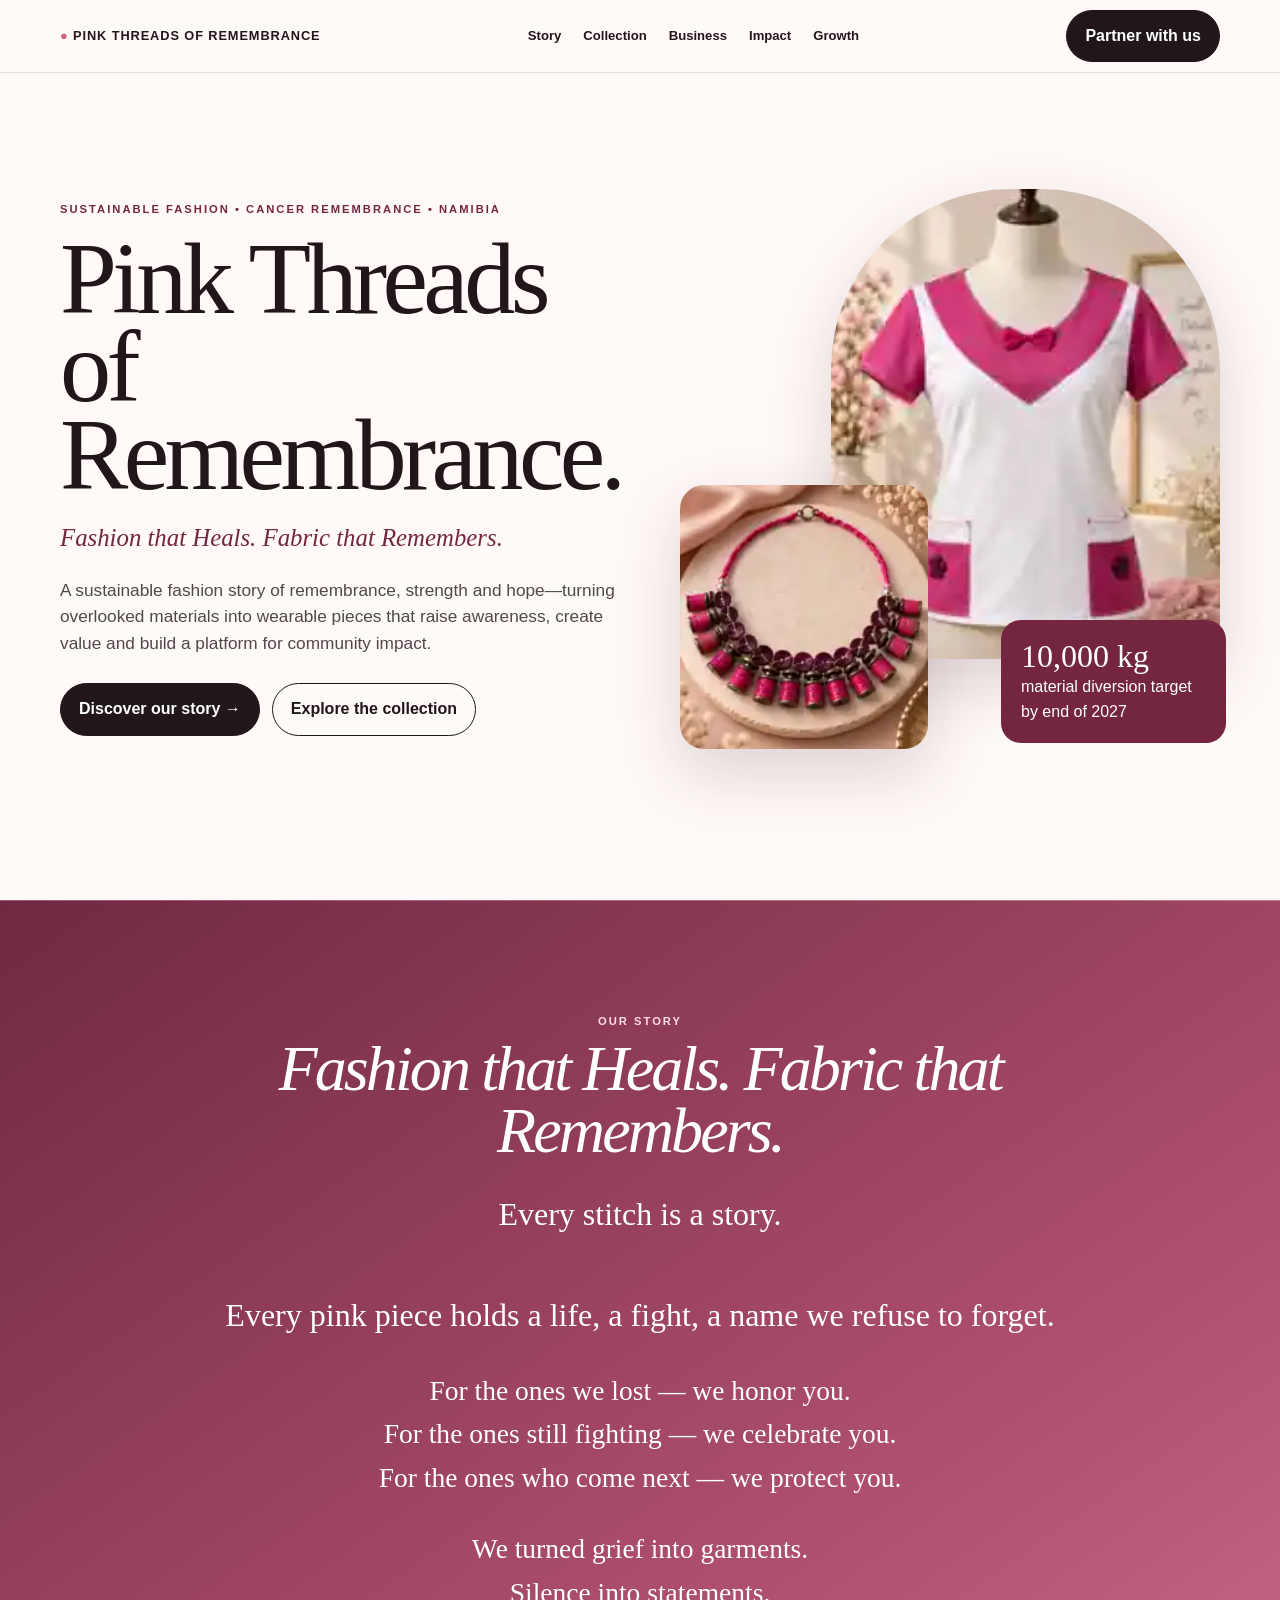
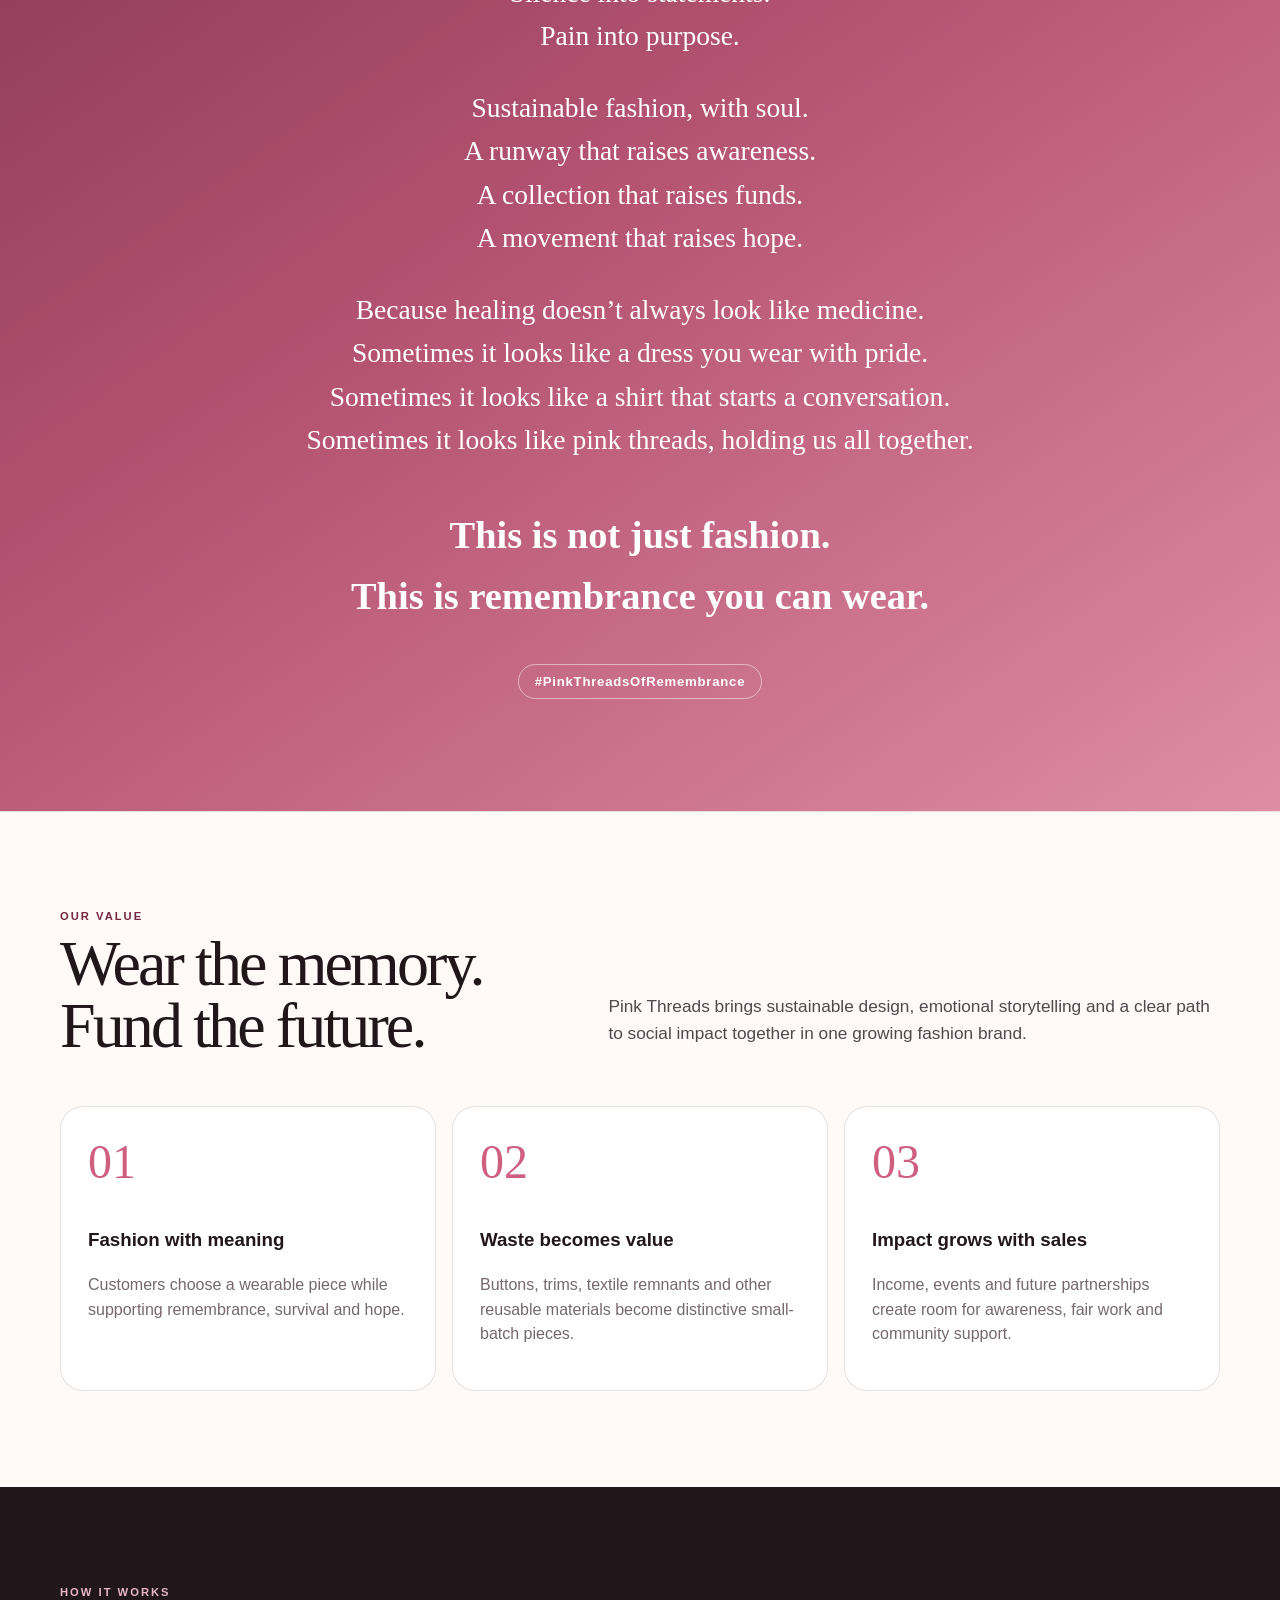
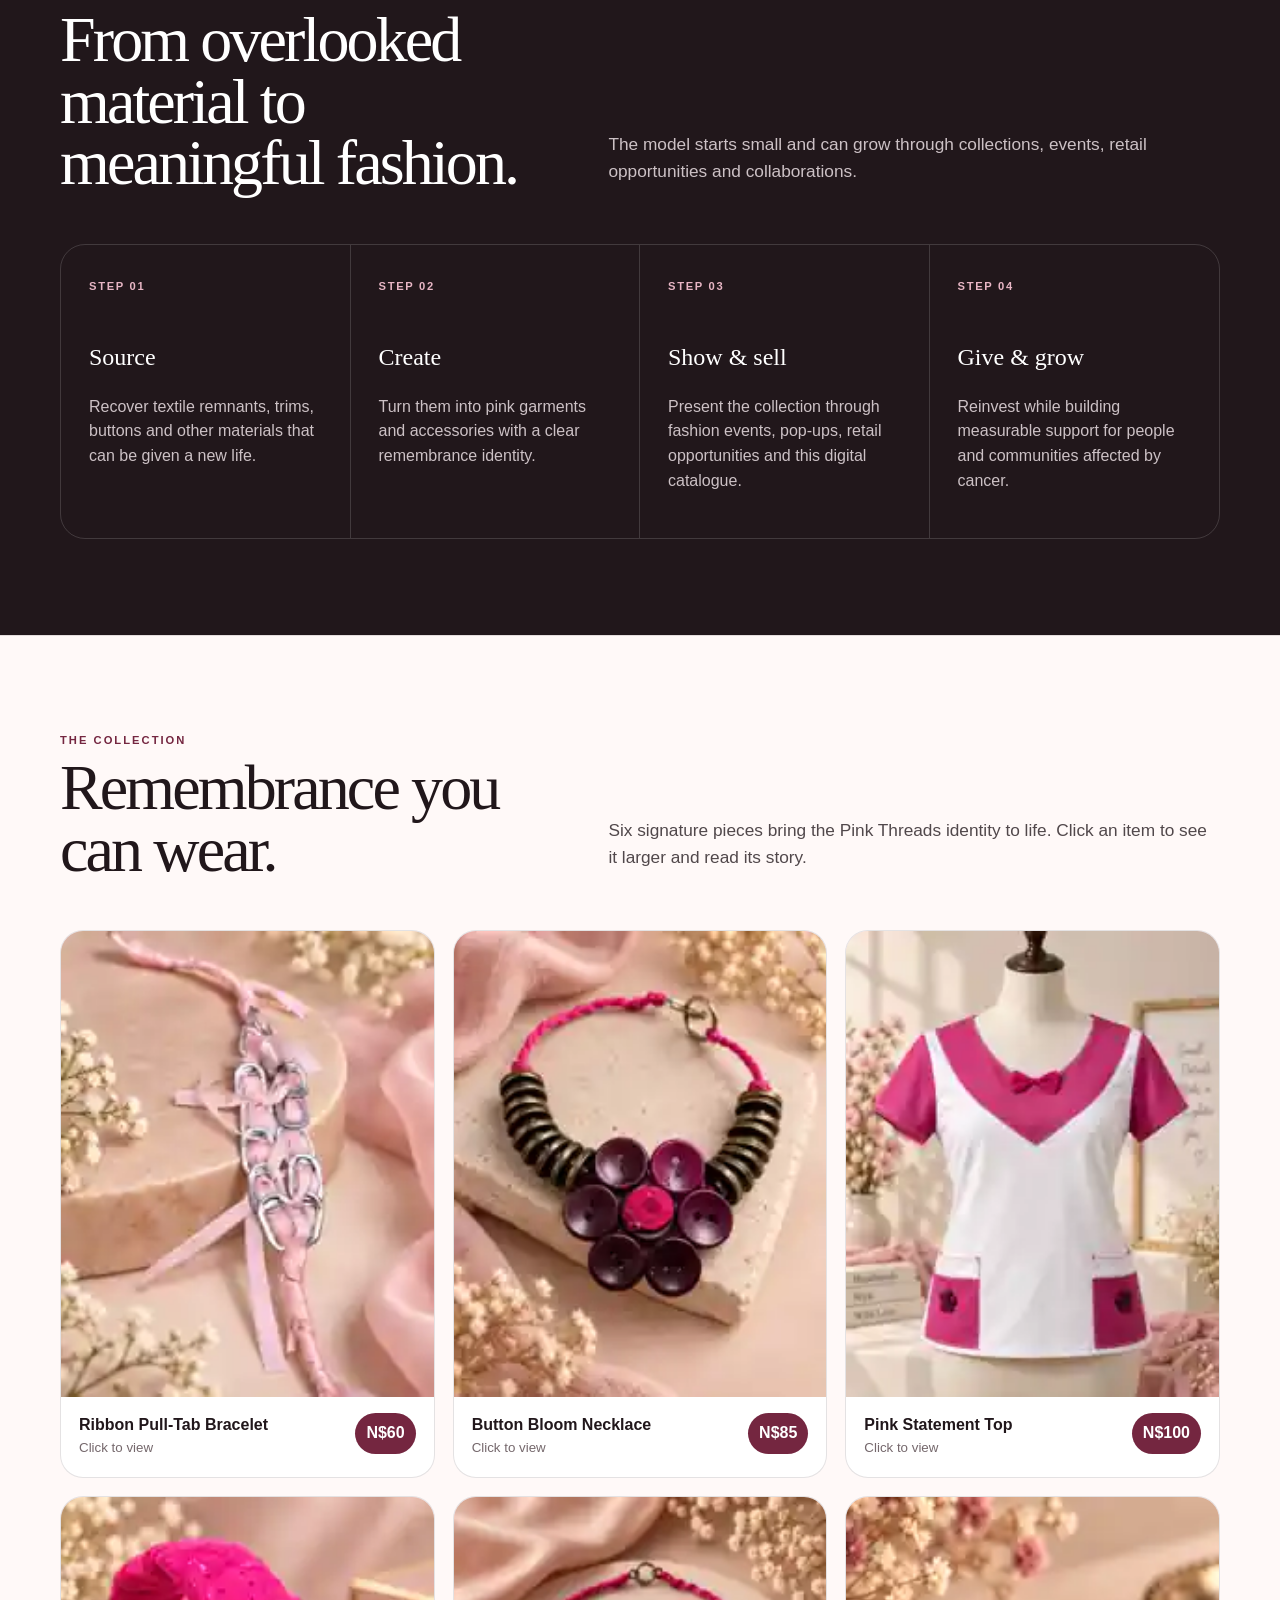
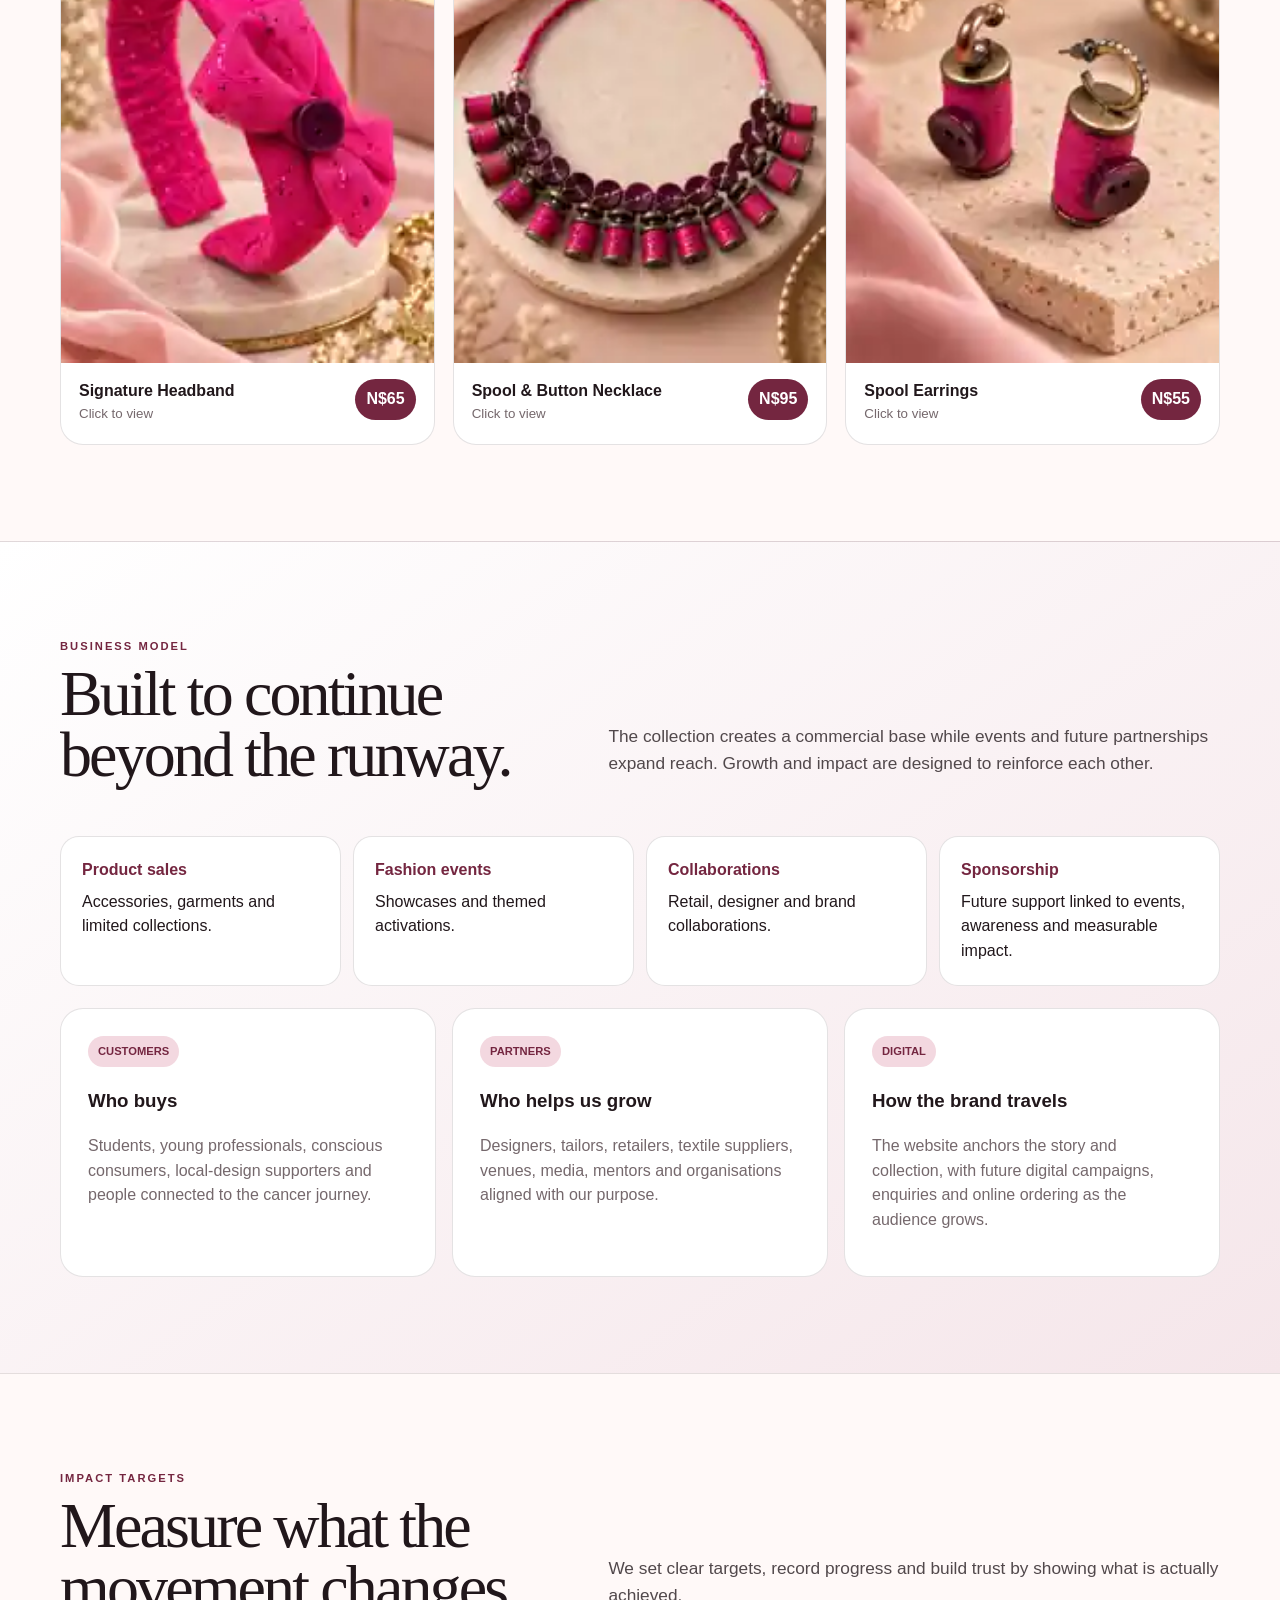
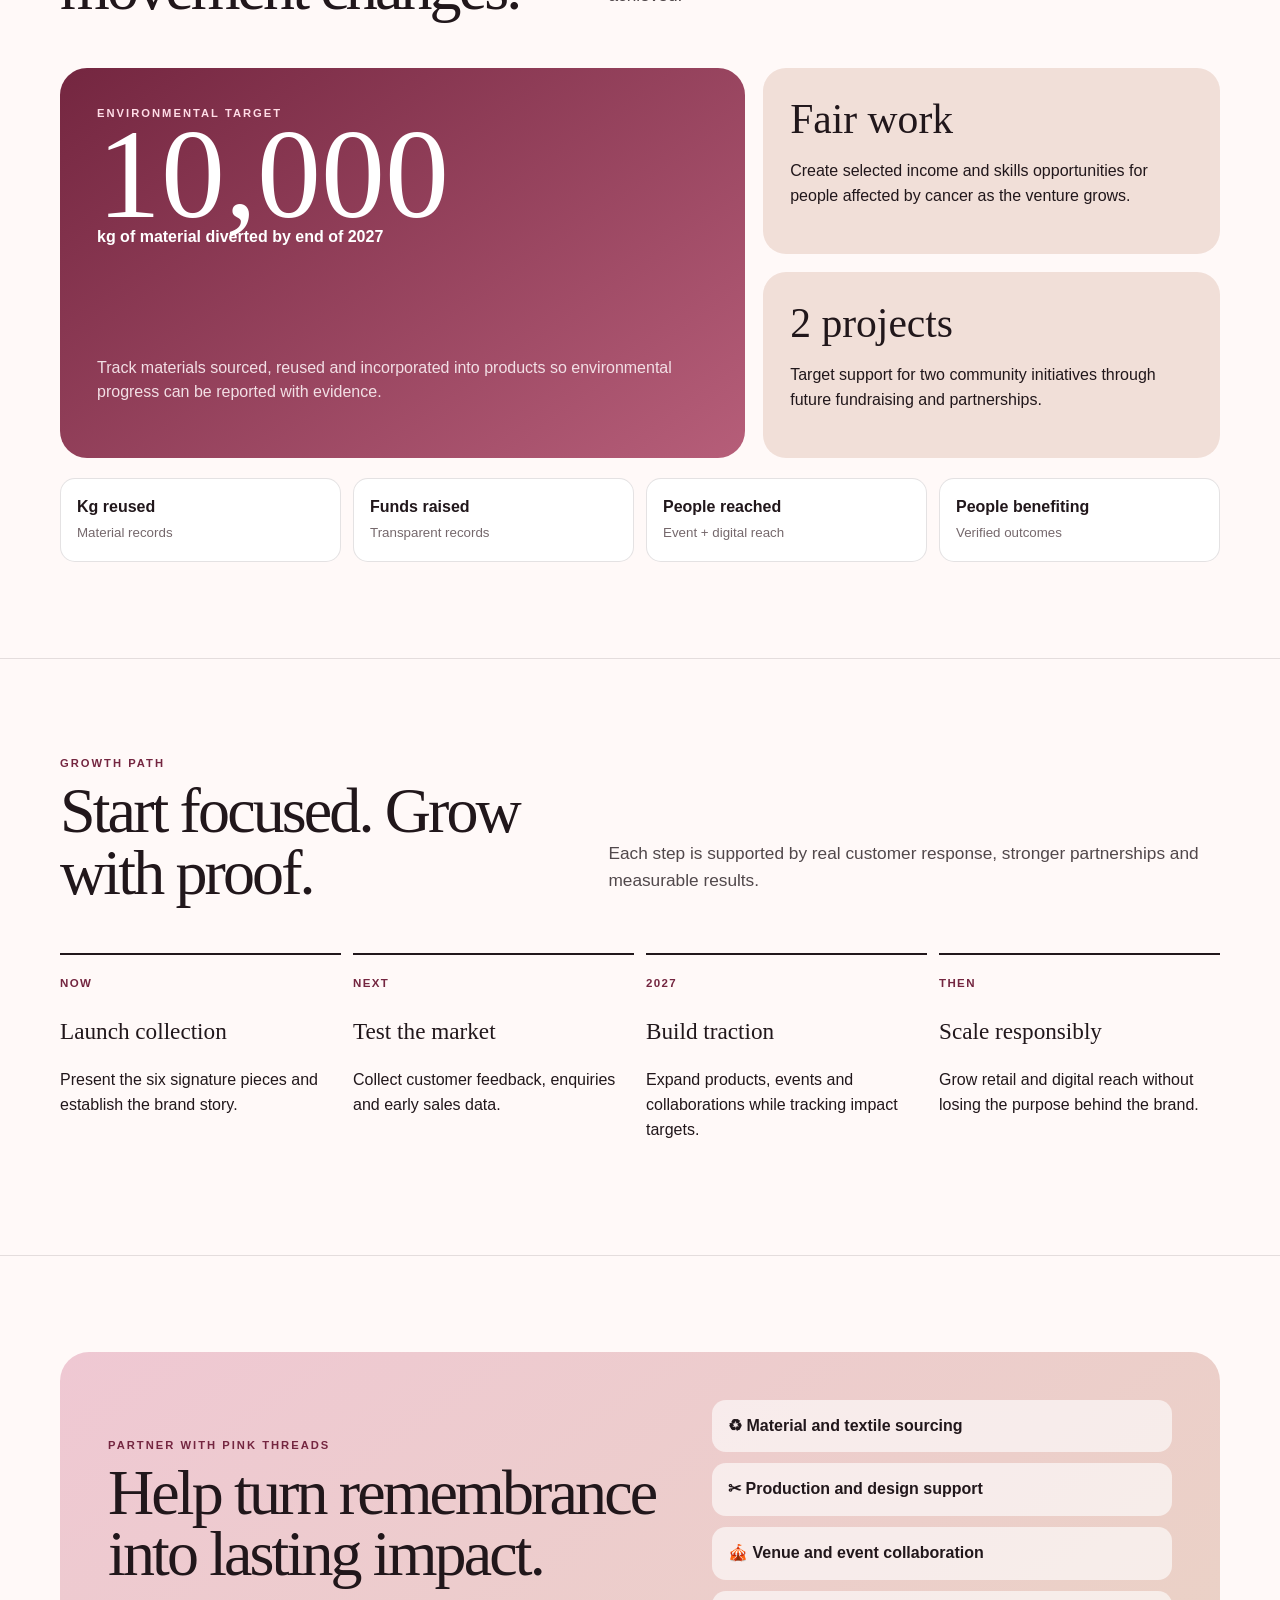
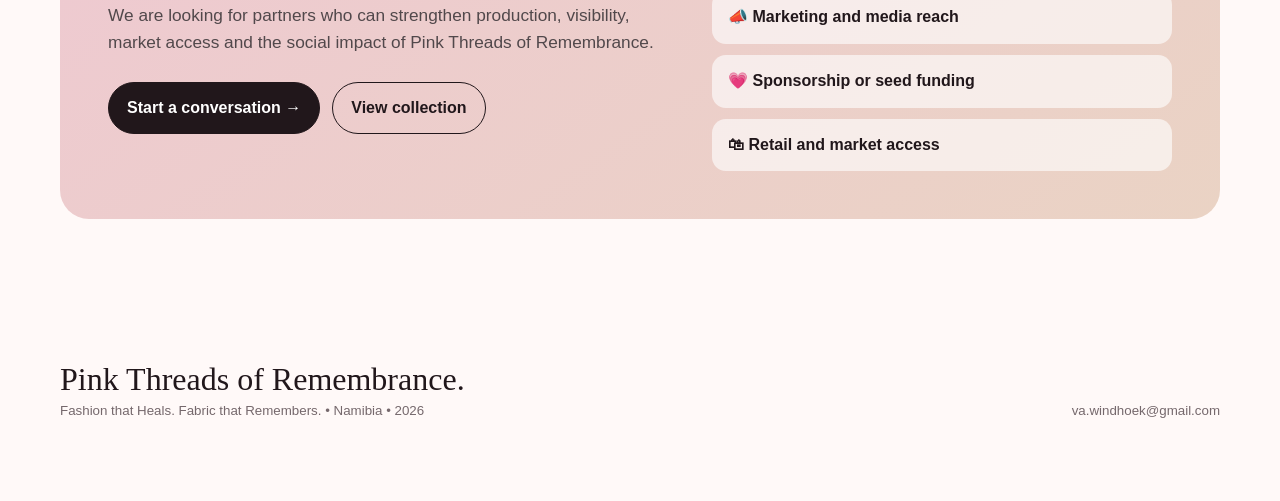
<file: pitch/index.html>
<!doctype html>
<html lang="en">
<head>
<meta charset="utf-8">
<meta name="viewport" content="width=device-width,initial-scale=1">
<meta name="theme-color" content="#742640">
<meta name="description" content="Pink Threads of Remembrance — Fashion that Heals. Fabric that Remembers.">
<title>Pink Threads of Remembrance | Namibia</title>
<style>
:root{--ink:#21171b;--paper:#fff9f8;--pink:#cf5f80;--rose:#f3d8e0;--deep:#742640;--sand:#ead3c4;--muted:#75686c;--line:rgba(33,23,27,.12)}*{box-sizing:border-box}html{scroll-behavior:smooth}body{margin:0;background:var(--paper);color:var(--ink);font:16px/1.55 Arial,Helvetica,sans-serif}a{color:inherit;text-decoration:none}.wrap{width:min(1160px,92vw);margin:auto}nav{position:fixed;z-index:30;inset:0 0 auto;background:rgba(255,249,248,.93);backdrop-filter:blur(14px);border-bottom:1px solid var(--line)}nav .wrap{height:72px;display:flex;align-items:center;justify-content:space-between;gap:20px}.brand{font-size:.8rem;font-weight:900;letter-spacing:.07em}.brand i{color:var(--pink);font-style:normal}.links{display:flex;gap:22px;font-size:.82rem;font-weight:800}.pill,.btn{display:inline-flex;justify-content:center;align-items:center;padding:13px 18px;border:1px solid var(--ink);border-radius:999px;font-weight:900}.pill,.primary{background:var(--ink);color:#fff}section{padding:96px 0;border-top:1px solid var(--line)}.hero{min-height:100vh;padding-top:132px;display:grid;align-items:center}.heroGrid{display:grid;grid-template-columns:1.02fr .98fr;gap:58px;align-items:center}.eyebrow{text-transform:uppercase;letter-spacing:.18em;color:var(--deep);font-size:.7rem;font-weight:900}h1,h2{font-family:Georgia,serif;font-weight:500;letter-spacing:-.045em}h1{font-size:clamp(3.8rem,8vw,7rem);line-height:.86;margin:16px 0 20px}h2{font-size:clamp(2.6rem,5vw,4.6rem);line-height:.96;margin:8px 0}.theme{font:italic 1.55rem Georgia,serif;color:var(--deep)}.lead{font-size:1.08rem;color:#51484b;max-width:680px}.actions{display:flex;gap:12px;flex-wrap:wrap;margin-top:26px}.heroArt{height:560px;position:relative}.heroArt .big,.heroArt .small{position:absolute;overflow:hidden;box-shadow:0 24px 65px rgba(73,31,45,.18)}.heroArt img{width:100%;height:100%;object-fit:cover;display:block}.heroArt .big{right:0;top:0;width:72%;height:84%;border-radius:180px 180px 28px 28px}.heroArt .small{left:0;bottom:0;width:46%;height:47%;border-radius:24px}.target{position:absolute;right:-6px;bottom:6px;background:var(--deep);color:#fff;padding:18px 20px;border-radius:20px;max-width:225px}.target b{display:block;font:500 2rem Georgia,serif}.intro{background:linear-gradient(145deg,#6f2942,#b55373 55%,#de8da5);color:#fff;padding:112px 0}.intro .wrap{max-width:900px;text-align:center}.intro .eyebrow{color:#ffdce6}.intro h2{font-style:italic}.introText{font:500 clamp(1.25rem,2.2vw,1.72rem)/1.58 Georgia,serif}.introText p{margin:28px 0}.introText .opening{font-size:clamp(1.45rem,2.5vw,2rem)}.introText .closing{font-size:clamp(1.8rem,3vw,2.55rem);font-weight:600;margin-top:44px}.hash{display:inline-block;border:1px solid rgba(255,255,255,.5);padding:9px 16px;border-radius:999px;font:900 .82rem Arial,sans-serif;letter-spacing:.06em}.head{display:grid;grid-template-columns:.9fr 1.1fr;gap:48px;align-items:end;margin-bottom:42px}.grid3{display:grid;grid-template-columns:repeat(3,1fr);gap:16px}.card,.tile{background:#fff;border:1px solid var(--line);border-radius:23px;padding:27px}.num{font:500 3rem Georgia,serif;color:var(--pink)}.card h3{margin-top:36px}.card p,.tile p,small{color:var(--muted)}.dark{background:var(--ink);color:#fff}.dark .lead,.dark p{color:#ccc1c5}.process{display:grid;grid-template-columns:repeat(4,1fr);border:1px solid rgba(255,255,255,.15);border-radius:25px;overflow:hidden}.step{padding:28px;min-height:235px;border-right:1px solid rgba(255,255,255,.15)}.step:last-child{border:0}.step>span{font-size:.7rem;letter-spacing:.15em;color:#e8b6c5;font-weight:900}.step h3{font:500 1.5rem Georgia,serif;margin-top:46px}.collection{display:grid;grid-template-columns:repeat(3,1fr);gap:18px}.product{background:#fff;border:1px solid var(--line);border-radius:23px;overflow:hidden;cursor:pointer;transition:.2s;outline:none}.product:hover,.product:focus{transform:translateY(-4px);box-shadow:0 16px 38px rgba(76,36,50,.12)}.product>img{width:100%;aspect-ratio:4/5;object-fit:cover;display:block;background:var(--rose)}.product>div{padding:16px 18px 19px;display:flex;justify-content:space-between;gap:12px;align-items:flex-start}.product span b,.product small{display:block}.product strong{background:var(--deep);color:#fff;border-radius:999px;padding:8px 11px;white-space:nowrap}.business{background:linear-gradient(145deg,#fff,#f5e6ea)}.streams{display:grid;grid-template-columns:repeat(4,1fr);gap:12px}.stream{background:#fff;border:1px solid var(--line);border-radius:19px;padding:21px}.stream b{display:block;color:var(--deep);margin-bottom:7px}.tag{display:inline-block;background:var(--rose);color:var(--deep);font-size:.7rem;font-weight:900;padding:7px 10px;border-radius:999px}.impact{display:grid;grid-template-columns:1.2fr .8fr;gap:18px}.impactMain{background:linear-gradient(145deg,var(--deep),#b65e79);color:#fff;border-radius:27px;padding:37px;min-height:390px;display:flex;flex-direction:column;justify-content:space-between}.impactMain .big{font:500 clamp(5rem,10vw,8rem)/.8 Georgia,serif}.impactMain p{color:#f2dfe5}.stack{display:grid;gap:18px}.impactBox{background:#f1dfd8;border-radius:23px;padding:27px}.impactBox strong{display:block;font:500 2.6rem Georgia,serif}.measure,.road{display:grid;grid-template-columns:repeat(4,1fr);gap:12px;margin-top:20px}.measure div{background:#fff;border:1px solid var(--line);border-radius:15px;padding:16px}.mile{border-top:2px solid var(--ink);padding-top:15px}.mile b{font-size:.72rem;letter-spacing:.12em;color:var(--deep)}.mile h3{font:500 1.45rem Georgia,serif}.ask{background:linear-gradient(145deg,#efc8d3,var(--sand));border-radius:29px;padding:48px;display:grid;grid-template-columns:1.1fr .9fr;gap:42px;align-items:center}.askList{display:grid;gap:11px}.askItem{background:rgba(255,255,255,.62);padding:14px 16px;border-radius:14px;font-weight:800}footer{padding:46px 0 78px}footer .wrap{display:flex;justify-content:space-between;align-items:end;gap:25px}.footerTitle{font:500 2rem Georgia,serif}.modal{position:fixed;z-index:60;inset:0;background:rgba(23,10,15,.68);display:none;align-items:center;justify-content:center;padding:20px}.modal.open{display:flex}.modalBox{width:min(720px,96vw);max-height:90vh;overflow:auto;background:var(--paper);border-radius:25px;padding:27px}.modalTop{display:flex;justify-content:space-between;gap:18px}.close{border:0;background:var(--ink);color:#fff;width:38px;height:38px;border-radius:50%;font-size:1.3rem;cursor:pointer}.modalBox img{width:100%;height:360px;object-fit:cover;border-radius:17px;background:var(--rose);margin:18px 0}.modalPrice{font-weight:900;color:var(--deep);font-size:1.2rem}@media(max-width:900px){.links{display:none}.heroGrid,.head,.impact,.ask{grid-template-columns:1fr}.grid3{grid-template-columns:1fr}.process{grid-template-columns:1fr 1fr}.collection{grid-template-columns:1fr 1fr}.streams,.road,.measure{grid-template-columns:1fr 1fr}}@media(max-width:560px){.heroArt{height:420px}.process,.collection,.streams,.road,.measure{grid-template-columns:1fr}.ask{padding:27px}footer .wrap{display:grid}}
</style>
</head>
<body>
<nav><div class="wrap"><div class="brand"><i>●</i> PINK THREADS OF REMEMBRANCE</div><div class="links"><a href="#story">Story</a><a href="#collection">Collection</a><a href="#business">Business</a><a href="#impact">Impact</a><a href="#growth">Growth</a></div><a class="pill" href="#partner">Partner with us</a></div></nav>
<main>
<section class="hero"><div class="wrap heroGrid"><div><div class="eyebrow">Sustainable fashion • cancer remembrance • Namibia</div><h1>Pink Threads<br>of Remembrance.</h1><p class="theme">Fashion that Heals. Fabric that Remembers.</p><p class="lead">A sustainable fashion story of remembrance, strength and hope—turning overlooked materials into wearable pieces that raise awareness, create value and build a platform for community impact.</p><div class="actions"><a class="btn primary" href="#story">Discover our story →</a><a class="btn" href="#collection">Explore the collection</a></div></div><div class="heroArt"><div class="big"><img src="media/statement-top.svg" alt="Pink statement top"></div><div class="small"><img src="media/spool-necklace.svg" alt="Spool and button necklace"></div><div class="target"><b>10,000 kg</b>material diversion target by end of 2027</div></div></div></section>
<section class="intro" id="story"><div class="wrap"><div class="eyebrow">Our story</div><h2>Fashion that Heals. Fabric that Remembers.</h2><div class="introText"><p class="opening">Every stitch is a story.<br><br>Every pink piece holds a life, a fight, a name we refuse to forget.</p><p>For the ones we lost — we honor you.<br>For the ones still fighting — we celebrate you.<br>For the ones who come next — we protect you.</p><p>We turned grief into garments.<br>Silence into statements.<br>Pain into purpose.</p><p>Sustainable fashion, with soul.<br>A runway that raises awareness.<br>A collection that raises funds.<br>A movement that raises hope.</p><p>Because healing doesn’t always look like medicine.<br>Sometimes it looks like a dress you wear with pride.<br>Sometimes it looks like a shirt that starts a conversation.<br>Sometimes it looks like pink threads, holding us all together.</p><p class="closing">This is not just fashion.<br>This is remembrance you can wear.</p><span class="hash">#PinkThreadsOfRemembrance</span></div></div></section>
<section><div class="wrap"><div class="head"><div><div class="eyebrow">Our value</div><h2>Wear the memory. Fund the future.</h2></div><p class="lead">Pink Threads brings sustainable design, emotional storytelling and a clear path to social impact together in one growing fashion brand.</p></div><div class="grid3"><div class="card"><div class="num">01</div><h3>Fashion with meaning</h3><p>Customers choose a wearable piece while supporting remembrance, survival and hope.</p></div><div class="card"><div class="num">02</div><h3>Waste becomes value</h3><p>Buttons, trims, textile remnants and other reusable materials become distinctive small-batch pieces.</p></div><div class="card"><div class="num">03</div><h3>Impact grows with sales</h3><p>Income, events and future partnerships create room for awareness, fair work and community support.</p></div></div></div></section>
<section class="dark"><div class="wrap"><div class="head"><div><div class="eyebrow" style="color:#e8b6c5">How it works</div><h2>From overlooked material to meaningful fashion.</h2></div><p class="lead">The model starts small and can grow through collections, events, retail opportunities and collaborations.</p></div><div class="process"><div class="step"><span>STEP 01</span><h3>Source</h3><p>Recover textile remnants, trims, buttons and other materials that can be given a new life.</p></div><div class="step"><span>STEP 02</span><h3>Create</h3><p>Turn them into pink garments and accessories with a clear remembrance identity.</p></div><div class="step"><span>STEP 03</span><h3>Show & sell</h3><p>Present the collection through fashion events, pop-ups, retail opportunities and this digital catalogue.</p></div><div class="step"><span>STEP 04</span><h3>Give & grow</h3><p>Reinvest while building measurable support for people and communities affected by cancer.</p></div></div></div></section>
<section id="collection"><div class="wrap"><div class="head"><div><div class="eyebrow">The collection</div><h2>Remembrance you can wear.</h2></div><p class="lead">Six signature pieces bring the Pink Threads identity to life. Click an item to see it larger and read its story.</p></div><div class="collection">
<article class="product" tabindex="0" data-name="Ribbon Pull-Tab Bracelet" data-price="N$60" data-img="media/bracelet.svg" data-desc="Interwoven pull tabs and pink ribbon turn an everyday material into a light statement piece with meaning."><img src="media/bracelet.svg" alt="Ribbon Pull-Tab Bracelet"><div><span><b>Ribbon Pull-Tab Bracelet</b><small>Click to view</small></span><strong>N$60</strong></div></article>
<article class="product" tabindex="0" data-name="Button Bloom Necklace" data-price="N$85" data-img="media/button-necklace.svg" data-desc="A bold button-flower necklace with bronze-tone rings and pink cord, designed around colour and remembrance."><img src="media/button-necklace.svg" alt="Button Bloom Necklace"><div><span><b>Button Bloom Necklace</b><small>Click to view</small></span><strong>N$85</strong></div></article>
<article class="product" tabindex="0" data-name="Pink Statement Top" data-price="N$100" data-img="media/statement-top.svg" data-desc="A pink-and-white statement top with button details, created to spark conversations around strength, hope and awareness."><img src="media/statement-top.svg" alt="Pink Statement Top"><div><span><b>Pink Statement Top</b><small>Click to view</small></span><strong>N$100</strong></div></article>
<article class="product" tabindex="0" data-name="Signature Headband" data-price="N$65" data-img="media/headband.svg" data-desc="A bright pink textured headband with a bow and button centre, bringing a playful finish to the collection."><img src="media/headband.svg" alt="Signature Headband"><div><span><b>Signature Headband</b><small>Click to view</small></span><strong>N$65</strong></div></article>
<article class="product" tabindex="0" data-name="Spool & Button Necklace" data-price="N$95" data-img="media/spool-necklace.svg" data-desc="Thread-spool-inspired elements and buttons come together in a dramatic necklace celebrating making, memory and reuse."><img src="media/spool-necklace.svg" alt="Spool and Button Necklace"><div><span><b>Spool & Button Necklace</b><small>Click to view</small></span><strong>N$95</strong></div></article>
<article class="product" tabindex="0" data-name="Spool Earrings" data-price="N$55" data-img="media/earrings.svg" data-desc="Compact spool-inspired drops with button details, giving the collection an easy-to-wear accessory with strong identity."><img src="media/earrings.svg" alt="Spool Earrings"><div><span><b>Spool Earrings</b><small>Click to view</small></span><strong>N$55</strong></div></article>
</div></div></section>
<section id="business" class="business"><div class="wrap"><div class="head"><div><div class="eyebrow">Business model</div><h2>Built to continue beyond the runway.</h2></div><p class="lead">The collection creates a commercial base while events and future partnerships expand reach. Growth and impact are designed to reinforce each other.</p></div><div class="streams"><div class="stream"><b>Product sales</b>Accessories, garments and limited collections.</div><div class="stream"><b>Fashion events</b>Showcases and themed activations.</div><div class="stream"><b>Collaborations</b>Retail, designer and brand collaborations.</div><div class="stream"><b>Sponsorship</b>Future support linked to events, awareness and measurable impact.</div></div><div class="grid3" style="margin-top:22px"><div class="tile"><span class="tag">CUSTOMERS</span><h3>Who buys</h3><p>Students, young professionals, conscious consumers, local-design supporters and people connected to the cancer journey.</p></div><div class="tile"><span class="tag">PARTNERS</span><h3>Who helps us grow</h3><p>Designers, tailors, retailers, textile suppliers, venues, media, mentors and organisations aligned with our purpose.</p></div><div class="tile"><span class="tag">DIGITAL</span><h3>How the brand travels</h3><p>The website anchors the story and collection, with future digital campaigns, enquiries and online ordering as the audience grows.</p></div></div></div></section>
<section id="impact"><div class="wrap"><div class="head"><div><div class="eyebrow">Impact targets</div><h2>Measure what the movement changes.</h2></div><p class="lead">We set clear targets, record progress and build trust by showing what is actually achieved.</p></div><div class="impact"><div class="impactMain"><div><div class="eyebrow" style="color:#ffdce6">Environmental target</div><div class="big">10,000</div><b>kg of material diverted by end of 2027</b></div><p>Track materials sourced, reused and incorporated into products so environmental progress can be reported with evidence.</p></div><div class="stack"><div class="impactBox"><strong>Fair work</strong><p>Create selected income and skills opportunities for people affected by cancer as the venture grows.</p></div><div class="impactBox"><strong>2 projects</strong><p>Target support for two community initiatives through future fundraising and partnerships.</p></div></div></div><div class="measure"><div><b>Kg reused</b><br><small>Material records</small></div><div><b>Funds raised</b><br><small>Transparent records</small></div><div><b>People reached</b><br><small>Event + digital reach</small></div><div><b>People benefiting</b><br><small>Verified outcomes</small></div></div></div></section>
<section id="growth"><div class="wrap"><div class="head"><div><div class="eyebrow">Growth path</div><h2>Start focused. Grow with proof.</h2></div><p class="lead">Each step is supported by real customer response, stronger partnerships and measurable results.</p></div><div class="road"><div class="mile"><b>NOW</b><h3>Launch collection</h3><p>Present the six signature pieces and establish the brand story.</p></div><div class="mile"><b>NEXT</b><h3>Test the market</h3><p>Collect customer feedback, enquiries and early sales data.</p></div><div class="mile"><b>2027</b><h3>Build traction</h3><p>Expand products, events and collaborations while tracking impact targets.</p></div><div class="mile"><b>THEN</b><h3>Scale responsibly</h3><p>Grow retail and digital reach without losing the purpose behind the brand.</p></div></div></div></section>
<section id="partner"><div class="wrap"><div class="ask"><div><div class="eyebrow">Partner with Pink Threads</div><h2>Help turn remembrance into lasting impact.</h2><p class="lead">We are looking for partners who can strengthen production, visibility, market access and the social impact of Pink Threads of Remembrance.</p><div class="actions"><a class="btn primary" href="mailto:va.windhoek@gmail.com?subject=Pink%20Threads%20of%20Remembrance">Start a conversation →</a><a class="btn" href="#collection">View collection</a></div></div><div class="askList"><div class="askItem">♻ Material and textile sourcing</div><div class="askItem">✂ Production and design support</div><div class="askItem">🎪 Venue and event collaboration</div><div class="askItem">📣 Marketing and media reach</div><div class="askItem">💗 Sponsorship or seed funding</div><div class="askItem">🛍 Retail and market access</div></div></div></div></section>
</main>
<footer><div class="wrap"><div><div class="footerTitle">Pink Threads of Remembrance.</div><small>Fashion that Heals. Fabric that Remembers. • Namibia • 2026</small></div><a href="mailto:va.windhoek@gmail.com"><small>va.windhoek@gmail.com</small></a></div></footer>
<div class="modal" id="modal" aria-hidden="true"><div class="modalBox"><div class="modalTop"><div><div class="eyebrow">Collection piece</div><h2 id="mt" style="font-size:2.5rem"></h2></div><button class="close" id="close" aria-label="Close">×</button></div><img id="mi" alt=""><div class="modalPrice" id="mp"></div><p class="lead" id="md"></p></div></div>
<script>const M=document.getElementById('modal');function openP(e){mt.textContent=e.dataset.name;mi.src=e.dataset.img;mi.alt=e.dataset.name;mp.textContent=e.dataset.price;md.textContent=e.dataset.desc;M.classList.add('open');M.setAttribute('aria-hidden','false')}function closeP(){M.classList.remove('open');M.setAttribute('aria-hidden','true')}document.querySelectorAll('.product').forEach(e=>{e.onclick=()=>openP(e);e.onkeydown=x=>{if(x.key==='Enter'||x.key===' '){x.preventDefault();openP(e)}}});close.onclick=closeP;M.onclick=e=>{if(e.target===M)closeP()};document.onkeydown=e=>{if(e.key==='Escape')closeP()};</script>
</body></html>
</file>
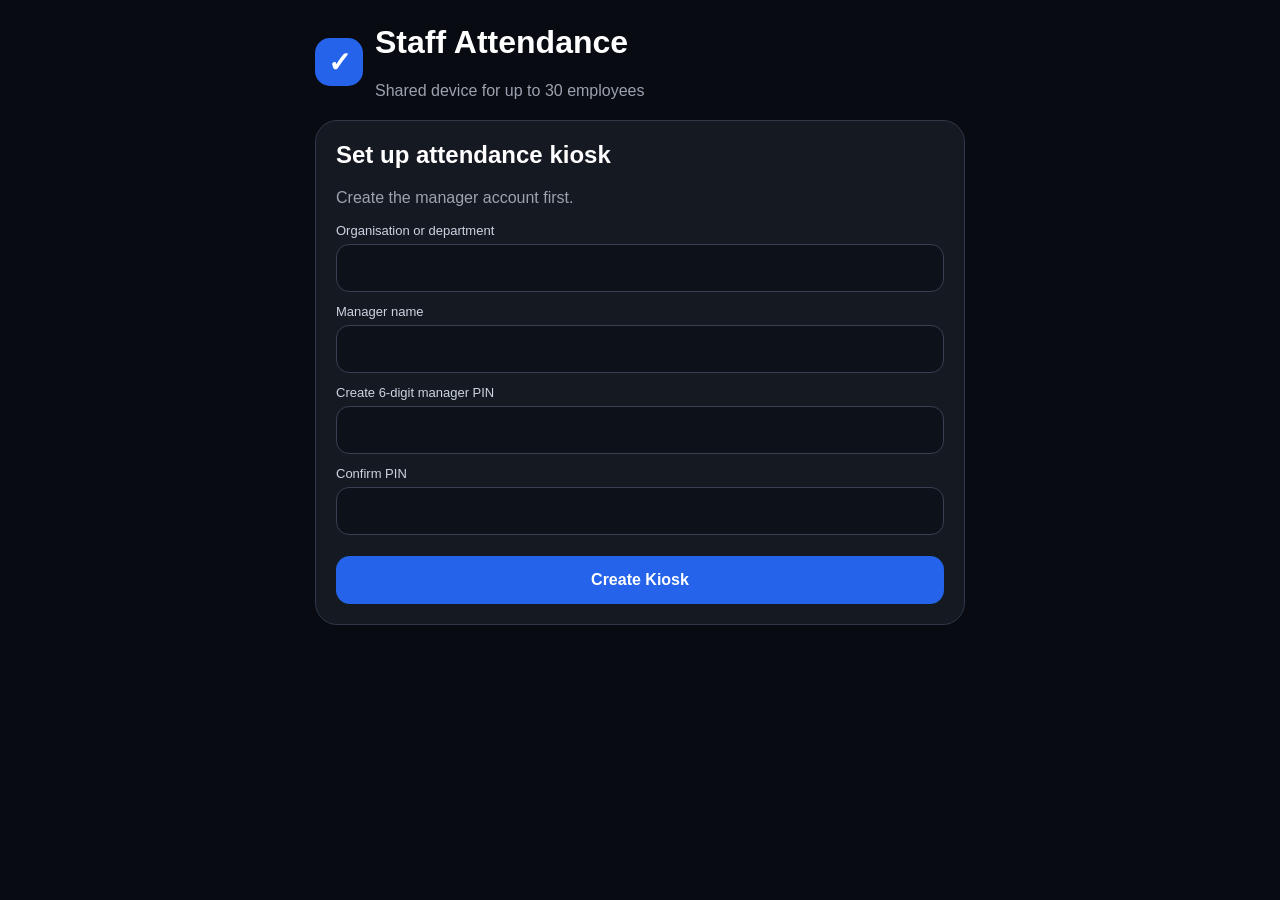
<file: kiosk-v5.html>
<!doctype html><html><head><meta charset="utf-8"><meta name="viewport" content="width=device-width,initial-scale=1,viewport-fit=cover,user-scalable=no"><meta name="theme-color" content="#111827"><title>Staff Attendance Kiosk</title><style>*{box-sizing:border-box}body{margin:0;background:#080b12;color:#fff;font-family:Arial,sans-serif;padding:16px}.app{max-width:650px;margin:auto}.brand{display:flex;gap:12px;align-items:center;margin:8px 0 20px}.logo{width:48px;height:48px;border-radius:15px;background:#2563eb;display:grid;place-items:center;font-size:28px;font-weight:bold}h1,h2,h3,p{margin-top:0}.muted{color:#9ca3af}.card{background:#151922;border:1px solid #303847;border-radius:22px;padding:20px;margin-bottom:14px}.hidden{display:none!important}.field{margin:12px 0}.field label{display:block;font-size:13px;color:#cbd5e1;margin-bottom:6px}.field input,.field select{width:100%;padding:14px;border-radius:13px;border:1px solid #374151;background:#0d1119;color:#fff;font-size:16px}.btn{width:100%;border:0;border-radius:14px;padding:15px;font-size:16px;font-weight:bold;margin-top:9px}.primary{background:#2563eb;color:#fff}.success{background:#16a34a;color:#fff}.danger{background:#dc2626;color:#fff}.secondary{background:#293140;color:#fff}.ghost{background:transparent;color:#fff;border:1px solid #4b5563}.register{background:#172554;color:#bfdbfe;border:1px solid #3b82f6}.pin{text-align:center;letter-spacing:10px;font-size:21px}.clock{text-align:center;font-size:46px;font-weight:bold}.date{text-align:center;color:#9ca3af;margin:5px 0 18px}.grid{display:grid;grid-template-columns:repeat(2,1fr);gap:10px}.emp{background:#0f141d;border:1px solid #303847;color:#fff;border-radius:17px;padding:14px;text-align:left}.avatar{width:43px;height:43px;border-radius:50%;background:#1d4ed8;display:grid;place-items:center;font-weight:bold;margin-bottom:8px}.name{font-weight:bold}.small{font-size:12px;color:#9ca3af;margin-top:3px}.status{font-size:12px;color:#86efac;margin-top:7px}.out{color:#9ca3af}.row{display:flex;justify-content:space-between;gap:10px;align-items:center;padding:12px 0;border-bottom:1px solid #303847}.row:last-child{border-bottom:0}.tabs{display:grid;grid-template-columns:repeat(3,1fr);gap:6px;background:#0d1119;border-radius:14px;padding:5px;margin:12px 0}.tabs button{border:0;background:transparent;color:#9ca3af;padding:10px 4px;border-radius:10px;font-weight:bold}.tabs button.active{background:#263043;color:#fff}.modal{position:fixed;inset:0;background:#000c;display:grid;place-items:center;padding:15px;z-index:20}.modalbox{width:min(100%,450px);background:#151922;border:1px solid #374151;border-radius:23px;padding:20px;max-height:92vh;overflow:auto}.keypad{display:grid;grid-template-columns:repeat(3,1fr);gap:8px;margin:14px 0}.key{border:0;background:#252d3b;color:#fff;border-radius:13px;padding:16px;font-size:20px;font-weight:bold}.dots{text-align:center;font-size:22px;letter-spacing:6px;margin:18px 0}.notice{padding:11px;border-radius:12px;background:#3b1717;color:#fecaca;margin:10px 0;font-size:13px}.ok{background:#15351f;color:#bbf7d0}.summary{display:grid;grid-template-columns:1fr 1fr;gap:9px}.stat{background:#0d121b;border-radius:14px;padding:13px}.stat b{display:block;font-size:22px;margin-top:4px}.inline{display:grid;grid-template-columns:1fr 1fr;gap:10px}.mini{width:auto;padding:8px 10px;margin:0;font-size:12px}.empty{text-align:center;color:#9ca3af;padding:25px 5px}@media(max-width:430px){.inline{grid-template-columns:1fr}.grid{grid-template-columns:1fr 1fr}}</style></head><body><div class="app"><div class="brand"><div class="logo">✓</div><div><h1 id="brand">Staff Attendance</h1><div class="muted">Shared device for up to 30 employees</div></div></div><section id="setup" class="card hidden"><h2>Set up attendance kiosk</h2><p class="muted">Create the manager account first.</p><div class="field"><label>Organisation or department</label><input id="org"></div><div class="field"><label>Manager name</label><input id="manager"></div><div class="field"><label>Create 6-digit manager PIN</label><input id="mpin" class="pin" inputmode="numeric" maxlength="6" type="password"></div><div class="field"><label>Confirm PIN</label><input id="mpin2" class="pin" inputmode="numeric" maxlength="6" type="password"></div><div id="setupmsg"></div><button class="btn primary" onclick="createKiosk()">Create Kiosk</button></section><main id="kiosk" class="hidden"><div class="card"><div id="clock" class="clock">--:--</div><div id="date" class="date"></div><div class="field"><label>Select your name</label><input id="search" placeholder="Search name or employee number" oninput="renderEmployees()"></div><div id="employeeGrid" class="grid"></div><div id="empty" class="empty hidden">No employees registered yet.</div></div><button class="btn register" onclick="openAdmin(true)">＋ Register / Manage Employees</button><button class="btn ghost" onclick="openAdmin(false)">Manager Dashboard</button><div class="card"><h2>Today's activity</h2><div id="today"></div></div></main><section id="admin" class="hidden"><div class="card"><div class="row"><div><h2 id="adminOrg" style="margin:0">Administration</h2><div id="adminManager" class="small"></div></div><button class="btn ghost mini" onclick="exitAdmin()">Exit</button></div><div class="tabs"><button id="tEmployees" onclick="showTab('employees')">Employees</button><button id="tDashboard" onclick="showTab('dashboard')">Dashboard</button><button id="tReports" onclick="showTab('reports')">Reports</button></div><div id="pEmployees" class="hidden"><h3>Employee Register <span id="limit" class="small"></span></h3><div class="inline"><div class="field"><label>Full name</label><input id="ename"></div><div class="field"><label>Employee number</label><input id="ecode"></div></div><div class="field"><label>Employee 6-digit PIN</label><input id="epin" class="pin" inputmode="numeric" maxlength="6" type="password"></div><div id="emsg"></div><button class="btn primary" onclick="addEmployee()">Add Employee</button><div id="elist"></div></div><div id="pDashboard" class="hidden"><div class="summary"><div class="stat"><span class="small">Employees</span><b id="sEmp">0</b></div><div class="stat"><span class="small">Clocked in</span><b id="sIn">0</b></div><div class="stat"><span class="small">Punches today</span><b id="sToday">0</b></div><div class="stat"><span class="small">Hours this week</span><b id="sHours">0h</b></div></div><h3 style="margin-top:16px">Currently clocked in</h3><div id="inside"></div></div><div id="pReports" class="hidden"><div class="inline"><div class="field"><label>Employee</label><select id="rEmp" onchange="renderReports()"></select></div><div class="field"><label>Period</label><select id="rPeriod" onchange="renderReports()"><option value="today">Today</option><option value="week" selected>This week</option><option value="all">All records</option></select></div></div><div class="summary"><div class="stat"><span class="small">Total hours</span><b id="rHours">0h</b></div><div class="stat"><span class="small">Punches</span><b id="rPunches">0</b></div></div><div id="rRows"></div><button class="btn secondary" onclick="exportCsv()">Export CSV</button><button class="btn ghost" onclick="backup()">Download Backup</button></div></div></section></div><div id="loginModal" class="modal hidden"><div class="modalbox"><h2>Manager Access</h2><div class="field"><label>Manager PIN</label><input id="loginPin" class="pin" inputmode="numeric" maxlength="6" type="password"></div><div id="loginmsg"></div><button class="btn primary" onclick="managerLogin()">Continue</button><button class="btn ghost" onclick="closeLogin()">Cancel</button></div></div><div id="punchModal" class="modal hidden"><div class="modalbox"><div style="text-align:center"><div id="pAvatar" class="avatar" style="margin:0 auto 8px">A</div><h2 id="pName"></h2><div id="pCode" class="muted"></div><div id="pState" class="small"></div></div><div id="dots" class="dots">○ ○ ○ ○ ○ ○</div><div id="pmsg"></div><div class="keypad"><button class="key" onclick="key('1')">1</button><button class="key" onclick="key('2')">2</button><button class="key" onclick="key('3')">3</button><button class="key" onclick="key('4')">4</button><button class="key" onclick="key('5')">5</button><button class="key" onclick="key('6')">6</button><button class="key" onclick="key('7')">7</button><button class="key" onclick="key('8')">8</button><button class="key" onclick="key('9')">9</button><button class="key" onclick="key('c')">C</button><button class="key" onclick="key('0')">0</button><button class="key" onclick="key('b')">⌫</button></div><button id="pBtn" class="btn success" onclick="confirmPunch()" disabled>Clock In</button><button class="btn ghost" onclick="closePunch()">Cancel</button></div></div><script>const K={c:'v5cfg',e:'v5emp',p:'v5punch'},$=x=>document.getElementById(x);let target='employees',sel=null,entered='';const load=(k,d)=>{try{return JSON.parse(localStorage.getItem(k))??d}catch{return d}},save=(k,v)=>localStorage.setItem(k,JSON.stringify(v));const cfg=()=>load(K.c,null),emps=()=>load(K.e,[]),punches=()=>load(K.p,[]),active=()=>emps().filter(e=>e.active!==false);function uid(){return crypto.randomUUID?.()||Date.now()+'-'+Math.random()}function bytes(){const a=new Uint8Array(16);crypto.getRandomValues(a);return a}function b64(a){return btoa(String.fromCharCode(...a))}async function hp(p,s){return b64(new Uint8Array(await crypto.subtle.digest('SHA-256',new TextEncoder().encode(s+':'+p))))}function esc(s=''){return String(s).replace(/[&<>']/g,c=>({'&':'&amp;','<':'&lt;','>':'&gt;',"'":'&#39;'}[c]))}function msg(id,t,ok=false){$(id).innerHTML=t?'<div class="notice '+(ok?'ok':'')+'>'+esc(t)+'</div>':''}function initials(n){return n.split(/\s+/).filter(Boolean).slice(0,2).map(x=>x[0]).join('').toUpperCase()}function ep(id){return punches().filter(p=>p.employeeId===id).sort((a,b)=>new Date(b.time)-new Date(a.time))}function state(id){return ep(id)[0]?.type==='IN'?'IN':'OUT'}function dayStart(){const d=new Date();d.setHours(0,0,0,0);return d}function weekStart(){const d=dayStart(),n=(d.getDay()+6)%7;d.setDate(d.getDate()-n);return d}function filt(period,id='all'){let a=punches();if(id!=='all')a=a.filter(p=>p.employeeId===id);if(period==='today')a=a.filter(p=>new Date(p.time)>=dayStart());if(period==='week')a=a.filter(p=>new Date(p.time)>=weekStart());return a.sort((x,y)=>new Date(y.time)-new Date(x.time))}function dur(a){let ms=0,s=null;[...a].sort((x,y)=>new Date(x.time)-new Date(y.time)).forEach(p=>{if(p.type==='IN')s=new Date(p.time);else if(s){ms+=new Date(p.time)-s;s=null}});return ms}function fmt(ms){const m=Math.floor(ms/60000);return Math.floor(m/60)+'h '+String(m%60).padStart(2,'0')+'m'}function tick(){const d=new Date();$('clock').textContent=d.toLocaleTimeString([],{hour:'2-digit',minute:'2-digit'});$('date').textContent=d.toLocaleDateString([],{weekday:'long',day:'numeric',month:'long',year:'numeric'})}function boot(){tick();setInterval(tick,1000);cfg()?openKiosk():$('setup').classList.remove('hidden')}async function createKiosk(){const o=$('org').value.trim(),m=$('manager').value.trim(),p=$('mpin').value,p2=$('mpin2').value;if(!o||!m)return msg('setupmsg','Enter organisation and manager name.');if(!/^\d{6}$/.test(p)||p!==p2)return msg('setupmsg','Use matching six-digit PINs.');const s=b64(bytes()),h=await hp(p,s);save(K.c,{org:o,manager:m,salt:s,hash:h});save(K.e,[]);save(K.p,[]);$('setup').classList.add('hidden');openKiosk()}function openKiosk(){$('admin').classList.add('hidden');$('kiosk').classList.remove('hidden');$('brand').textContent=cfg().org;renderEmployees();renderToday()}function renderEmployees(){const q=$('search').value.toLowerCase(),list=active().filter(e=>(e.name+' '+e.code).toLowerCase().includes(q));$('empty').classList.toggle('hidden',active().length>0);$('employeeGrid').innerHTML=list.map(e=>'<button class="emp" onclick="openPunch(\''+e.id+'\')"><div class="avatar">'+esc(initials(e.name))+'</div><div class="name">'+esc(e.name)+'</div><div class="small">'+esc(e.code)+'</div><div class="status '+(state(e.id)==='OUT'?'out':'')+'">'+(state(e.id)==='IN'?'● Clocked in':'○ Not clocked in')+'</div></button>').join('')}function renderToday(){const es=emps(),a=filt('today');$('today').innerHTML=a.length?a.map(p=>{const e=es.find(x=>x.id===p.employeeId),d=new Date(p.time);return '<div class="row"><div><b>'+esc(e?.name||'Unknown')+'</b><div class="small">'+p.type+'</div></div><b>'+d.toLocaleTimeString([],{hour:'2-digit',minute:'2-digit'})+'</b></div>'}).join(''):'<div class="empty">No attendance today.</div>'}function openAdmin(reg){target=reg?'employees':'dashboard';$('loginPin').value='';msg('loginmsg','');$('loginModal').classList.remove('hidden')}function closeLogin(){$('loginModal').classList.add('hidden')}async function managerLogin(){const c=cfg();if(await hp($('loginPin').value,c.salt)!==c.hash)return msg('loginmsg','Incorrect manager PIN.');closeLogin();$('kiosk').classList.add('hidden');$('admin').classList.remove('hidden');$('adminOrg').textContent=c.org;$('adminManager').textContent='Manager: '+c.manager;showTab(target)}function exitAdmin(){openKiosk()}function showTab(t){['employees','dashboard','reports'].forEach(x=>{$('p'+x[0].toUpperCase()+x.slice(1)).classList.toggle('hidden',x!==t);$('t'+x[0].toUpperCase()+x.slice(1)).classList.toggle('active',x===t)});if(t==='employees')renderStaff();if(t==='dashboard')renderDash();if(t==='reports')setupReports()}async function addEmployee(){const list=emps(),n=$('ename').value.trim(),c=$('ecode').value.trim(),p=$('epin').value;if(active().length>=30)return msg('emsg','30 employee limit reached.');if(!n||!c)return msg('emsg','Enter name and employee number.');if(!/^\d{6}$/.test(p))return msg('emsg','PIN must be six digits.');if(list.some(e=>e.code.toLowerCase()===c.toLowerCase()))return msg('emsg','Employee number already exists.');const s=b64(bytes()),h=await hp(p,s);list.push({id:uid(),name:n,code:c,salt:s,hash:h,active:true});save(K.e,list);$('ename').value=$('ecode').value=$('epin').value='';msg('emsg',n+' added successfully.',true);renderStaff();renderEmployees()}function renderStaff(){const a=active();$('limit').textContent=a.length+' / 30';$('elist').innerHTML=a.length?a.map(e=>'<div class="row"><div><b>'+esc(e.name)+'</b><div class="small">'+esc(e.code)+'</div></div><button class="btn danger mini" onclick="removeEmp(\''+e.id+'\')">Remove</button></div>').join(''):'<div class="empty">No employees registered.</div>'}function removeEmp(id){const a=emps(),e=a.find(x=>x.id===id);if(confirm('Remove '+e.name+'?')){e.active=false;save(K.e,a);renderStaff();renderEmployees()}}function renderDash(){const a=active(),today=filt('today'),week=filt('week');$('sEmp').textContent=a.length;$('sIn').textContent=a.filter(e=>state(e.id)==='IN').length;$('sToday').textContent=today.length;$('sHours').textContent=fmt(dur(week));const inside=a.filter(e=>state(e.id)==='IN');$('inside').innerHTML=inside.length?inside.map(e=>'<div class="row"><b>'+esc(e.name)+'</b><span>'+new Date(ep(e.id)[0].time).toLocaleTimeString([],{hour:'2-digit',minute:'2-digit'})+'</span></div>').join(''):'<div class="empty">Nobody is clocked in.</div>'}function setupReports(){const s=$('rEmp');s.innerHTML='<option value="all">All employees</option>'+active().map(e=>'<option value="'+e.id+'">'+esc(e.name)+'</option>').join('');renderReports()}function renderReports(){const a=filt($('rPeriod').value,$('rEmp').value||'all'),es=emps();$('rHours').textContent=fmt(dur(a));$('rPunches').textContent=a.length;$('rRows').innerHTML=a.length?a.map(p=>{const e=es.find(x=>x.id===p.employeeId),d=new Date(p.time);return '<div class="row"><div><b>'+esc(e?.name||'Unknown')+'</b><div class="small">'+p.type+' · '+d.toLocaleString()+'</div></div></div>'}).join(''):'<div class="empty">No records.</div>'}function openPunch(id){const e=active().find(x=>x.id===id);sel=id;entered='';$('pAvatar').textContent=initials(e.name);$('pName').textContent=e.name;$('pCode').textContent=e.code;$('pState').textContent=state(id)==='IN'?'Currently clocked in':'Not clocked in';$('pBtn').textContent=state(id)==='IN'?'Clock Out':'Clock In';$('pBtn').className='btn '+(state(id)==='IN'?'danger':'success');msg('pmsg','');$('punchModal').classList.remove('hidden');dots()}function closePunch(){$('punchModal').classList.add('hidden')}function key(v){if(v==='c')entered='';else if(v==='b')entered=entered.slice(0,-1);else if(entered.length<6)entered+=v;dots()}function dots(){$('dots').textContent=Array.from({length:6},(_,i)=>i<entered.length?'●':'○').join(' ');$('pBtn').disabled=entered.length!==6}async function confirmPunch(){const e=active().find(x=>x.id===sel);if(await hp(entered,e.salt)!==e.hash){entered='';dots();return msg('pmsg','Incorrect PIN.')}const type=state(e.id)==='IN'?'OUT':'IN',a=punches();a.push({id:uid(),employeeId:e.id,type,time:new Date().toISOString()});save(K.p,a);msg('pmsg',(type==='IN'?'Clock-in':'Clock-out')+' recorded.',true);renderEmployees();renderToday();setTimeout(closePunch,900)}function dl(name,text,type){const a=document.createElement('a'),u=URL.createObjectURL(new Blob([text],{type}));a.href=u;a.download=name;a.click();setTimeout(()=>URL.revokeObjectURL(u),500)}function exportCsv(){const es=emps(),rows=[['Employee','Number','Type','Date','Time']];filt($('rPeriod').value,$('rEmp').value||'all').slice().reverse().forEach(p=>{const e=es.find(x=>x.id===p.employeeId),d=new Date(p.time);rows.push([e?.name||'',e?.code||'',p.type,d.toLocaleDateString(),d.toLocaleTimeString()])});dl('attendance.csv',rows.map(r=>r.map(v=>'"'+v+'"').join(',')).join('\n'),'text/csv')}function backup(){dl('attendance-backup.json',JSON.stringify({config:cfg(),employees:emps(),punches:punches()},null,2),'application/json')}boot();</script></body></html>
</file>
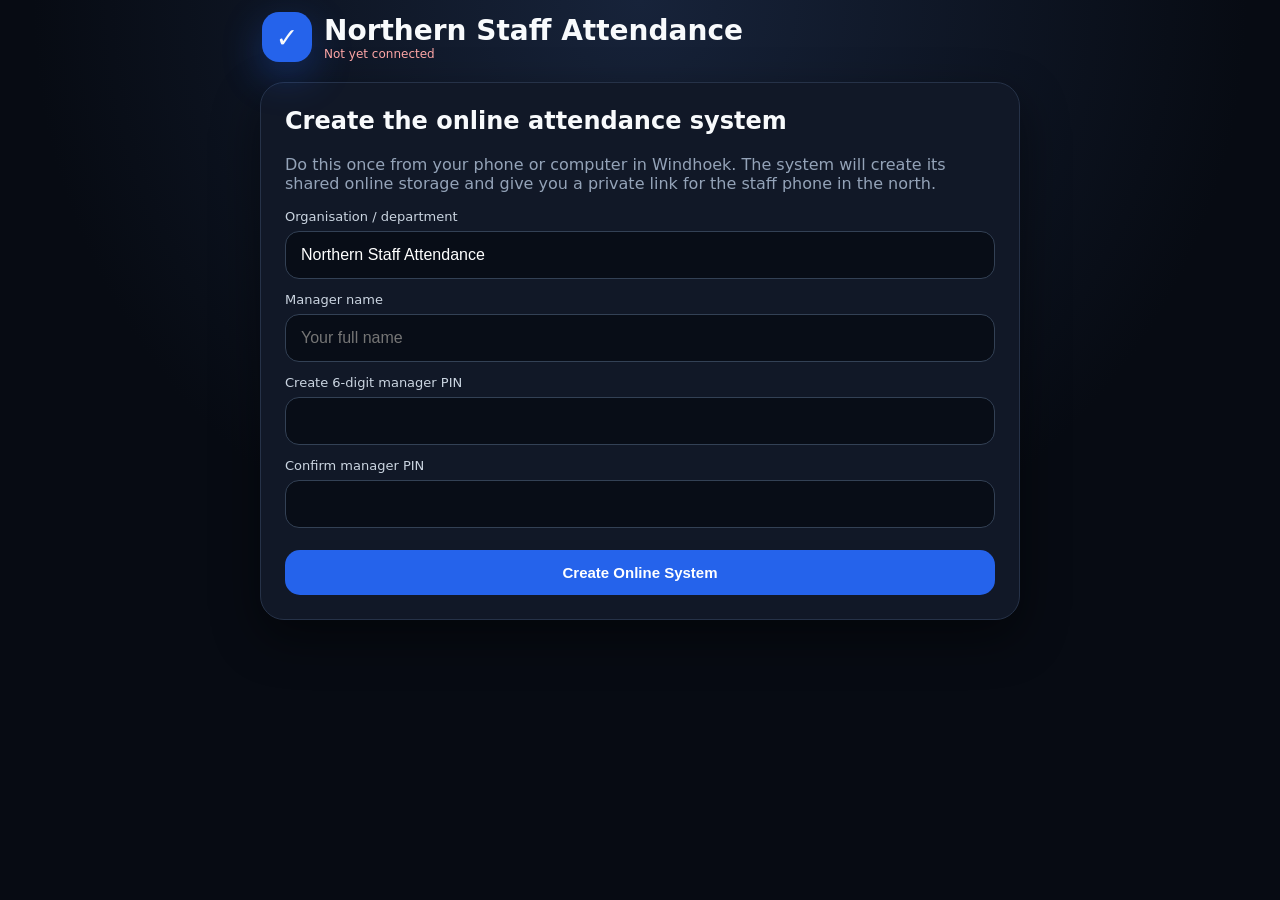
<file: nsa-cloud.html>
<!doctype html>
<html lang="en">
<head>
<meta charset="utf-8">
<meta name="viewport" content="width=device-width,initial-scale=1,viewport-fit=cover,user-scalable=no">
<meta name="theme-color" content="#0b1220">
<title>Northern Staff Attendance</title>
<link rel="stylesheet" href="nsa-cloud.css">
</head>
<body>
<div class="app">
<header class="brand"><div class="logo">✓</div><div><h1 id="brandTitle">Northern Staff Attendance</h1><div class="muted small"><span id="connectionStatus">Preparing system…</span></div></div></header>
<section id="firstSetup" class="card hidden"><h2>Create the online attendance system</h2><p class="muted">Do this once from your phone or computer in Windhoek. The system will create its shared online storage and give you a private link for the staff phone in the north.</p><div class="field"><label>Organisation / department</label><input id="setupOrg" value="Northern Staff Attendance" maxlength="70"></div><div class="field"><label>Manager name</label><input id="setupManager" placeholder="Your full name" maxlength="70"></div><div class="field"><label>Create 6-digit manager PIN</label><input id="setupPin" class="pin" type="password" inputmode="numeric" maxlength="6"></div><div class="field"><label>Confirm manager PIN</label><input id="setupPin2" class="pin" type="password" inputmode="numeric" maxlength="6"></div><div id="setupMsg"></div><button class="btn primary block" onclick="createCloudSystem()">Create Online System</button></section>
<section id="pairScreen" class="card hidden"><h2>Connect the northern staff phone</h2><p class="muted">Copy this private link and send it to the person responsible for the shared phone in the north. They open it once and choose <b>Connect Staff Phone</b>.</p><div id="kioskPairLink" class="linkbox"></div><button class="btn primary block" onclick="copyPairLink()">Copy Staff-Phone Link</button><button class="btn success block" onclick="sharePairLink()">Share Link</button><button class="btn ghost block" onclick="openManagerLogin()">Continue to Manager Dashboard</button></section>
<section id="pairConfirm" class="card hidden"><h2>Connect this staff phone</h2><p class="muted">This will connect the phone to the online attendance records managed from Windhoek.</p><div id="pairOrg" class="badge"></div><button class="btn success block" onclick="confirmPairing()">Connect Staff Phone</button><button class="btn ghost block" onclick="cancelPairing()">Cancel</button></section>
<section id="managerLogin" class="card hidden"><h2>Manager access</h2><p class="muted" id="managerLoginOrg"></p><div class="field"><label>Manager PIN</label><input id="managerPin" class="pin" type="password" inputmode="numeric" maxlength="6"></div><div id="managerLoginMsg"></div><button class="btn primary block" onclick="managerLogin()">Open Dashboard</button><button class="btn ghost block" onclick="showPairScreen()">Pair Staff Phone</button></section>
<main id="kioskApp" class="hidden"><section id="kioskClock"><div class="card"><div class="clock" id="clock">--:--</div><div class="date" id="date"></div><div class="field"><label>Select your name</label><input id="searchEmployee" placeholder="Search by name or employee number" oninput="renderKioskEmployees()"></div><div class="section-head"><span id="employeeCount" class="muted small"></span><span id="clockedInCount" class="badge"></span></div><div id="employeeGrid" class="employee-grid"></div><div id="noEmployees" class="empty hidden">No active employees found. Contact the manager.</div></div><div id="queueNotice" class="notice warn hidden"></div></section><section id="kioskToday" class="hidden"><div class="card"><div class="section-head"><h2 style="margin:0">Today’s activity</h2><span id="todayBadge" class="badge"></span></div><div id="todayRows"></div></div></section><nav class="tabs"><button id="kioskClockTab" class="active" onclick="showKioskTab('clock')">Clock</button><button id="kioskTodayTab" onclick="showKioskTab('today')">Today</button></nav></main>
<main id="managerApp" class="hidden"><section id="managerOverview"><div class="card"><div class="topline"><div><h2 style="margin:0" id="managerOrgTitle"></h2><div class="muted small" id="managerNameText"></div></div><button class="btn ghost mini" onclick="managerLogout()">Lock</button></div></div><div class="card stats"><div class="stat"><span>Active employees</span><b id="statEmployees">0</b></div><div class="stat"><span>Currently working</span><b id="statIn">0</b></div><div class="stat"><span>On break</span><b id="statBreak">0</b></div><div class="stat"><span>Pending offline</span><b id="statPending">0</b></div></div><div class="card"><h3>Current staff status</h3><div id="statusRows"></div></div></section><section id="managerEmployees" class="hidden"><div class="card"><div class="section-head"><div><h2 style="margin:0">Employee Register</h2><div class="muted small">Maximum 30 active employees</div></div><span id="managerEmployeeCount" class="badge"></span></div><div class="field"><label>Full name</label><input id="newEmpName" maxlength="70"></div><div class="field"><label>Employee number</label><input id="newEmpCode" maxlength="20"></div><div class="field"><label>Six-digit employee PIN</label><input id="newEmpPin" class="pin" type="password" inputmode="numeric" maxlength="6"></div><div id="employeeAdminMsg"></div><button class="btn primary block" onclick="addEmployee()">Add Employee</button><div style="height:14px"></div><div id="employeeAdminRows"></div></div></section><section id="managerRecords" class="hidden"><div class="card"><h2>Attendance Records</h2><div class="field"><label>Month</label><input id="recordMonth" type="month" onchange="loadManagerRecords()"></div><div class="field"><label>Employee</label><select id="recordEmployee" onchange="renderManagerRecords()"></select></div><div class="stats"><div class="stat"><span>Total hours</span><b id="recordHours">0h 00m</b></div><div class="stat"><span>Punches</span><b id="recordCount">0</b></div></div><div style="height:12px"></div><div id="recordRows"></div><button class="btn warning block" onclick="addCorrection()">Add Missed Punch</button><button class="btn ghost block" onclick="exportCsv()">Export CSV</button></div></section><section id="managerPair" class="hidden"><div class="card"><h2>Staff phone connection</h2><p class="muted">Use this private link to connect or reconnect the shared phone in the north.</p><div id="managerPairLink" class="linkbox"></div><button class="btn primary block" onclick="copyManagerPairLink()">Copy Link</button><button class="btn success block" onclick="shareManagerPairLink()">Share Link</button><button class="btn ghost block" onclick="refreshManagerData()">Refresh Online Data</button></div></section><nav class="tabs"><button id="mOverviewTab" class="active" onclick="showManagerTab('overview')">Overview</button><button id="mEmployeesTab" onclick="showManagerTab('employees')">Employees</button><button id="mRecordsTab" onclick="showManagerTab('records')">Records</button><button id="mPairTab" onclick="showManagerTab('pair')">Connect</button></nav></main>
</div>
<div id="punchModal" class="modal hidden"><div class="modal-card"><div style="text-align:center"><div id="punchAvatar" class="avatar"></div><h2 id="punchName"></h2><div id="punchCode" class="muted"></div></div><div class="field"><label>Enter your six-digit PIN</label><input id="punchPin" class="pin" type="password" inputmode="numeric" maxlength="6"></div><div id="punchMsg"></div><div id="punchActions" class="action-grid"></div><button class="btn ghost block" onclick="closePunchModal()">Cancel</button></div></div>
<script src="nsa-cloud-1.js"></script><script src="nsa-cloud-2.js"></script><script src="nsa-cloud-3.js"></script>
</body>
</html>
</file>
<file: nsa-cloud.css>
:root{font-family:Inter,system-ui,-apple-system,Segoe UI,Roboto,sans-serif;color:#f8fafc;background:#070b13}*{box-sizing:border-box}body{margin:0;min-height:100vh;background:radial-gradient(circle at top,#17233a 0,#070b13 55%);padding:env(safe-area-inset-top) 14px calc(14px + env(safe-area-inset-right)) calc(84px + env(safe-area-inset-bottom)) calc(14px + env(safe-area-inset-left))}.app{max-width:760px;margin:auto}.brand{display:flex;align-items:center;gap:12px;padding:12px 2px 20px}.logo{width:50px;height:50px;border-radius:17px;background:#2563eb;display:grid;place-items:center;font-size:27px;box-shadow:0 14px 40px #2563eb55}.brand h1{font-size:24px;margin:0}.muted{color:#94a3b8}.small{font-size:12px}.card{background:#111827;border:1px solid #263248;border-radius:24px;padding:20px;margin-bottom:15px;box-shadow:0 18px 48px #0007}.hidden{display:none!important}h2,h3,p{margin-top:0}.field{margin:13px 0}.field label{display:block;color:#cbd5e1;font-size:13px;margin-bottom:7px}.field input,.field select{width:100%;border:1px solid #334155;background:#080d17;color:#fff;padding:14px 15px;border-radius:14px;font-size:16px;outline:none}.field input:focus,.field select:focus{border-color:#60a5fa}.btn{border:0;border-radius:15px;padding:14px 16px;font-weight:800;font-size:15px;color:#fff;background:#273449;cursor:pointer}.btn.block{width:100%;margin-top:9px}.primary{background:#2563eb}.success{background:#16a34a}.danger{background:#dc2626}.warning{background:#d97706}.ghost{background:transparent;border:1px solid #334155;color:#cbd5e1}.mini{padding:9px 11px;font-size:12px;border-radius:11px}.notice{padding:12px 14px;border-radius:14px;background:#3a1717;color:#fecaca;margin:12px 0;font-size:13px}.notice.ok{background:#15351f;color:#bbf7d0}.notice.warn{background:#3b2e0b;color:#fde68a}.clock{text-align:center;font-size:49px;font-weight:850;letter-spacing:-2px}.date{text-align:center;color:#94a3b8;margin-bottom:18px}.section-head,.topline{display:flex;justify-content:space-between;align-items:center;gap:12px}.badge{display:inline-flex;align-items:center;border-radius:999px;background:#202c40;color:#cbd5e1;padding:7px 11px;font-size:12px}.employee-grid{display:grid;grid-template-columns:repeat(2,minmax(0,1fr));gap:11px;margin-top:12px}.employee{background:#0b1220;color:#fff;border:1px solid #2b3850;border-radius:18px;padding:16px 10px;text-align:center}.avatar{width:48px;height:48px;border-radius:50%;background:#25334a;display:grid;place-items:center;margin:0 auto 8px;font-weight:850}.emp-name{font-weight:800;line-height:1.15}.emp-code{font-size:12px;color:#94a3b8;margin-top:4px}.emp-state{font-size:11px;margin-top:8px;color:#86efac}.emp-state.out{color:#cbd5e1}.tabs{position:fixed;left:0;right:0;bottom:0;display:flex;justify-content:center;background:#0b111ddd;border-top:1px solid #273247;backdrop-filter:blur(16px);padding:8px 10px calc(8px + env(safe-area-inset-bottom));z-index:20}.tabs button{flex:1;max-width:220px;border:0;background:transparent;color:#94a3b8;padding:11px 4px;font-weight:800}.tabs button.active{color:#60a5fa}.stats{display:grid;grid-template-columns:1fr 1fr;gap:11px}.stat{background:#080d17;border-radius:16px;padding:15px}.stat span{font-size:12px;color:#94a3b8}.stat b{display:block;font-size:24px;margin-top:5px}.row{display:flex;justify-content:space-between;gap:12px;align-items:center;border-bottom:1px solid #273247;padding:13px 0}.row:last-child{border-bottom:0}.row-title{font-weight:800}.row-sub{color:#94a3b8;font-size:12px;margin-top:3px}.actions{display:flex;gap:7px;flex-wrap:wrap;justify-content:flex-end}.modal{position:fixed;inset:0;background:#000b;display:flex;align-items:flex-end;justify-content:center;padding:12px;z-index:50}.modal-card{width:min(520px,100%);max-height:94vh;overflow:auto;background:#111827;border:1px solid #334155;border-radius:26px;padding:20px;box-shadow:0 25px 80px #000}.pin{letter-spacing:9px;text-align:center;font-size:22px}.action-grid{display:grid;grid-template-columns:1fr 1fr;gap:10px}.action-grid .btn{min-height:64px}.empty{text-align:center;color:#94a3b8;padding:28px 10px}.linkbox{word-break:break-all;background:#080d17;border:1px solid #334155;border-radius:14px;padding:13px;font-size:12px;color:#bfdbfe}.online{color:#86efac}.offline{color:#fca5a5}.spinner{display:inline-block;width:17px;height:17px;border:2px solid #ffffff55;border-top-color:#fff;border-radius:50%;animation:spin .8s linear infinite;vertical-align:-3px;margin-right:7px}@keyframes spin{to{transform:rotate(360deg)}}@media(min-width:650px){.employee-grid{grid-template-columns:repeat(3,minmax(0,1fr))}.card{padding:24px}.brand h1{font-size:28px}}
</file>
